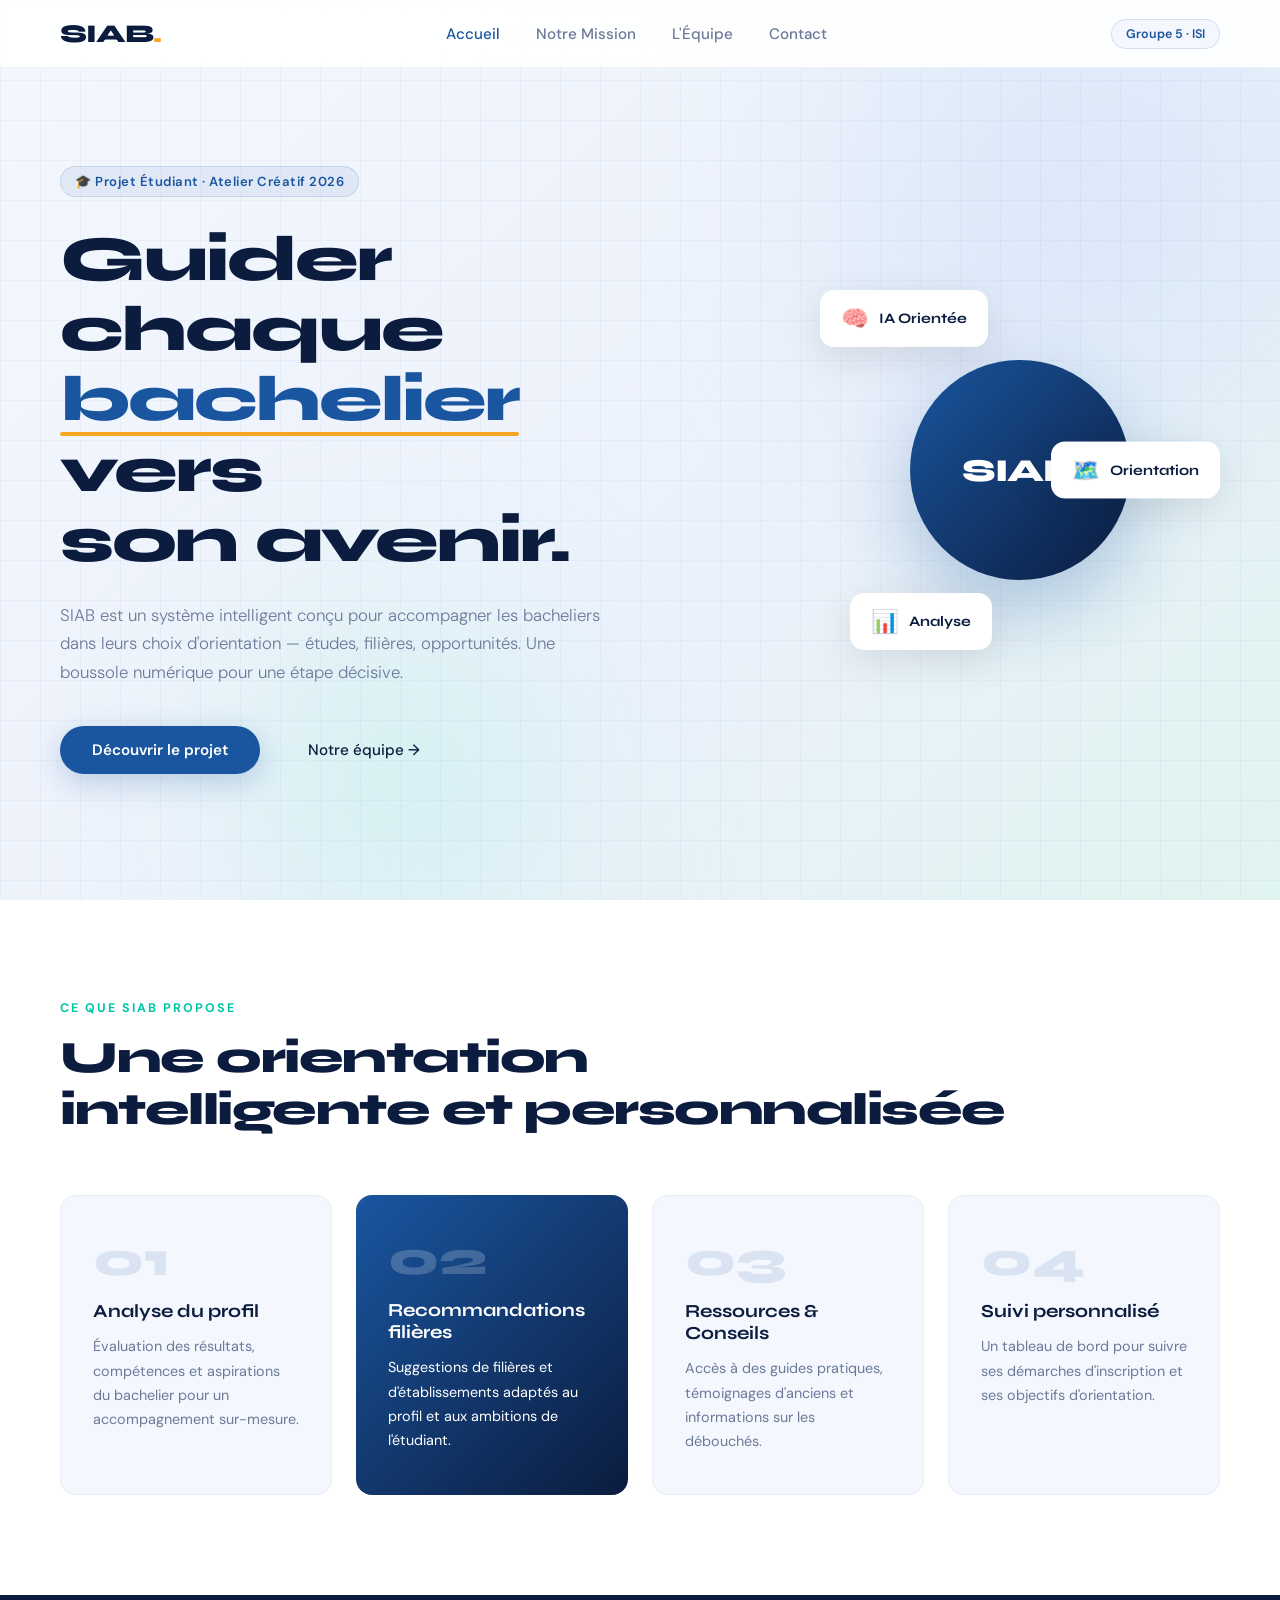
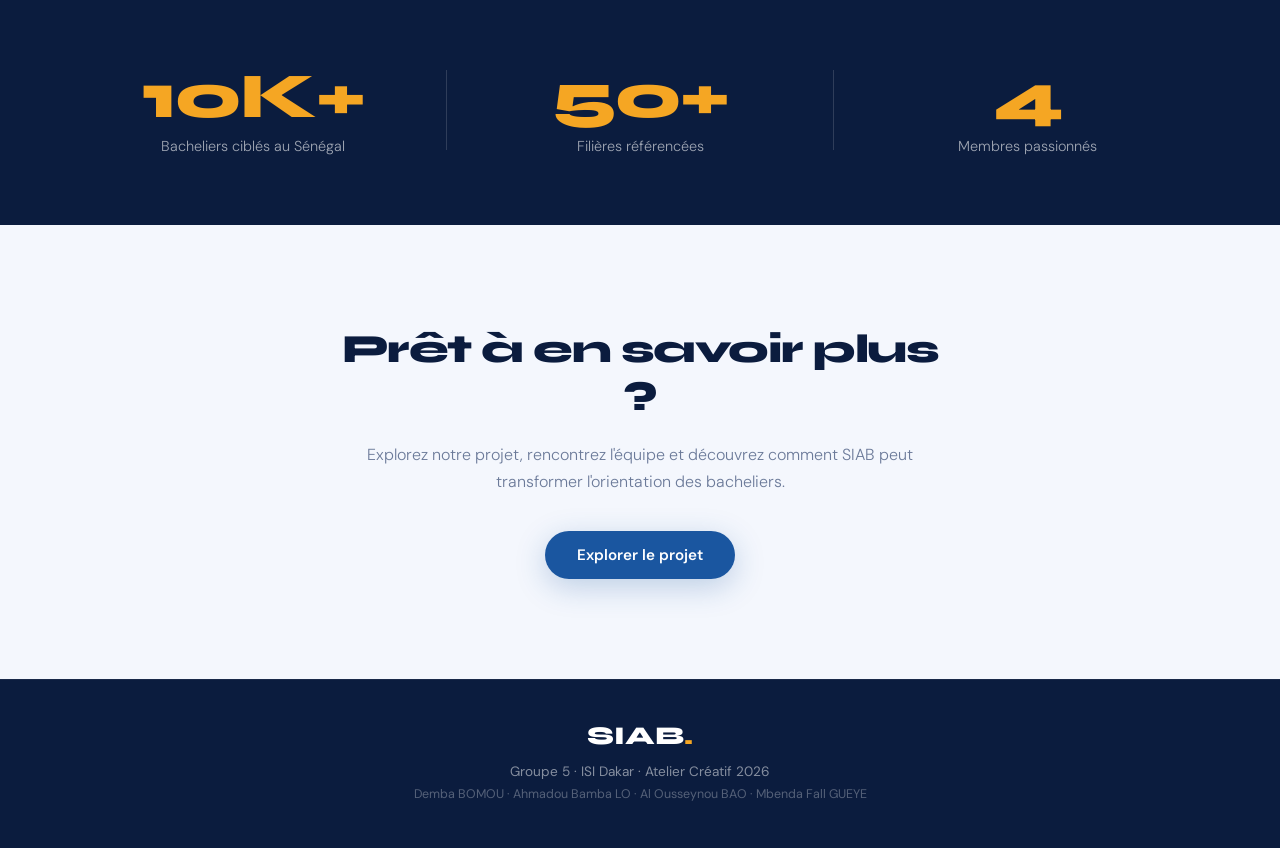
<file: index.html>
<!DOCTYPE html>
<html lang="fr">
<head>
  <meta charset="UTF-8" />
  <meta name="viewport" content="width=device-width, initial-scale=1.0" />
  <title>SIAB — Système Intelligent pour Accompagner les Bacheliers</title>
  <link href="https://fonts.googleapis.com/css2?family=Syne:wght@400;600;700;800&family=DM+Sans:ital,wght@0,300;0,400;0,500;1,300&display=swap" rel="stylesheet" />
  <link rel="stylesheet" href="style.css" />
</head>
<body>

  <!-- NAV -->
  <nav class="nav">
    <div class="nav-logo">SIAB<span class="dot">.</span></div>
    <ul class="nav-links">
      <li><a href="index.html" class="active">Accueil</a></li>
      <li><a href="mission.html">Notre Mission</a></li>
      <li><a href="equipe.html">L'Équipe</a></li>
      <li><a href="contact.html">Contact</a></li>
    </ul>
    <div class="nav-badge">Groupe 5 · ISI</div>
  </nav>

  <!-- HERO -->
  <section class="hero">
    <div class="hero-bg">
      <div class="blob blob-1"></div>
      <div class="blob blob-2"></div>
      <div class="grid-overlay"></div>
    </div>
    <div class="hero-content">
      <span class="hero-tag">🎓 Projet Étudiant · Atelier Créatif 2026</span>
      <h1 class="hero-title">
        Guider chaque<br/>
        <em>bachelier</em> vers<br/>
        son avenir.
      </h1>
      <p class="hero-desc">
        SIAB est un système intelligent conçu pour accompagner les bacheliers dans leurs choix d'orientation — études, filières, opportunités. Une boussole numérique pour une étape décisive.
      </p>
      <div class="hero-actions">
        <a href="mission.html" class="btn btn-primary">Découvrir le projet</a>
        <a href="equipe.html" class="btn btn-ghost">Notre équipe →</a>
      </div>
    </div>
    <div class="hero-visual">
      <div class="card-float card-1">
        <div class="card-icon">🧠</div>
        <div class="card-label">IA Orientée</div>
      </div>
      <div class="card-float card-2">
        <div class="card-icon">🗺️</div>
        <div class="card-label">Orientation</div>
      </div>
      <div class="card-float card-3">
        <div class="card-icon">📊</div>
        <div class="card-label">Analyse</div>
      </div>
      <div class="hero-circle">
        <span>SIAB</span>
      </div>
    </div>
  </section>

  <!-- FEATURES -->
  <section class="features">
    <div class="section-label">Ce que SIAB propose</div>
    <h2 class="section-title">Une orientation <br/>intelligente et personnalisée</h2>
    <div class="features-grid">
      <div class="feature-card">
        <div class="feature-num">01</div>
        <h3>Analyse du profil</h3>
        <p>Évaluation des résultats, compétences et aspirations du bachelier pour un accompagnement sur-mesure.</p>
      </div>
      <div class="feature-card feature-card--accent">
        <div class="feature-num">02</div>
        <h3>Recommandations filières</h3>
        <p>Suggestions de filières et d'établissements adaptés au profil et aux ambitions de l'étudiant.</p>
      </div>
      <div class="feature-card">
        <div class="feature-num">03</div>
        <h3>Ressources & Conseils</h3>
        <p>Accès à des guides pratiques, témoignages d'anciens et informations sur les débouchés.</p>
      </div>
      <div class="feature-card">
        <div class="feature-num">04</div>
        <h3>Suivi personnalisé</h3>
        <p>Un tableau de bord pour suivre ses démarches d'inscription et ses objectifs d'orientation.</p>
      </div>
    </div>
  </section>

  <!-- STATS -->
  <section class="stats">
    <div class="stat-item">
      <div class="stat-num">10K+</div>
      <div class="stat-label">Bacheliers ciblés au Sénégal</div>
    </div>
    <div class="stat-divider"></div>
    <div class="stat-item">
      <div class="stat-num">50+</div>
      <div class="stat-label">Filières référencées</div>
    </div>
    <div class="stat-divider"></div>
    <div class="stat-item">
      <div class="stat-num">4</div>
      <div class="stat-label">Membres passionnés</div>
    </div>
  </section>

  <!-- CTA -->
  <section class="cta">
    <div class="cta-inner">
      <h2>Prêt à en savoir plus ?</h2>
      <p>Explorez notre projet, rencontrez l'équipe et découvrez comment SIAB peut transformer l'orientation des bacheliers.</p>
      <a href="mission.html" class="btn btn-primary">Explorer le projet</a>
    </div>
  </section>

  <!-- FOOTER -->
  <footer class="footer">
    <div class="footer-logo">SIAB<span class="dot">.</span></div>
    <p>Groupe 5 · ISI Dakar · Atelier Créatif 2026</p>
    <p class="footer-members">Demba BOMOU · Ahmadou Bamba LO · Al Ousseynou BAO · Mbenda Fall GUEYE</p>
  </footer>
  <script src="main.js"></script>
</body>
</body>
</html>
</file>
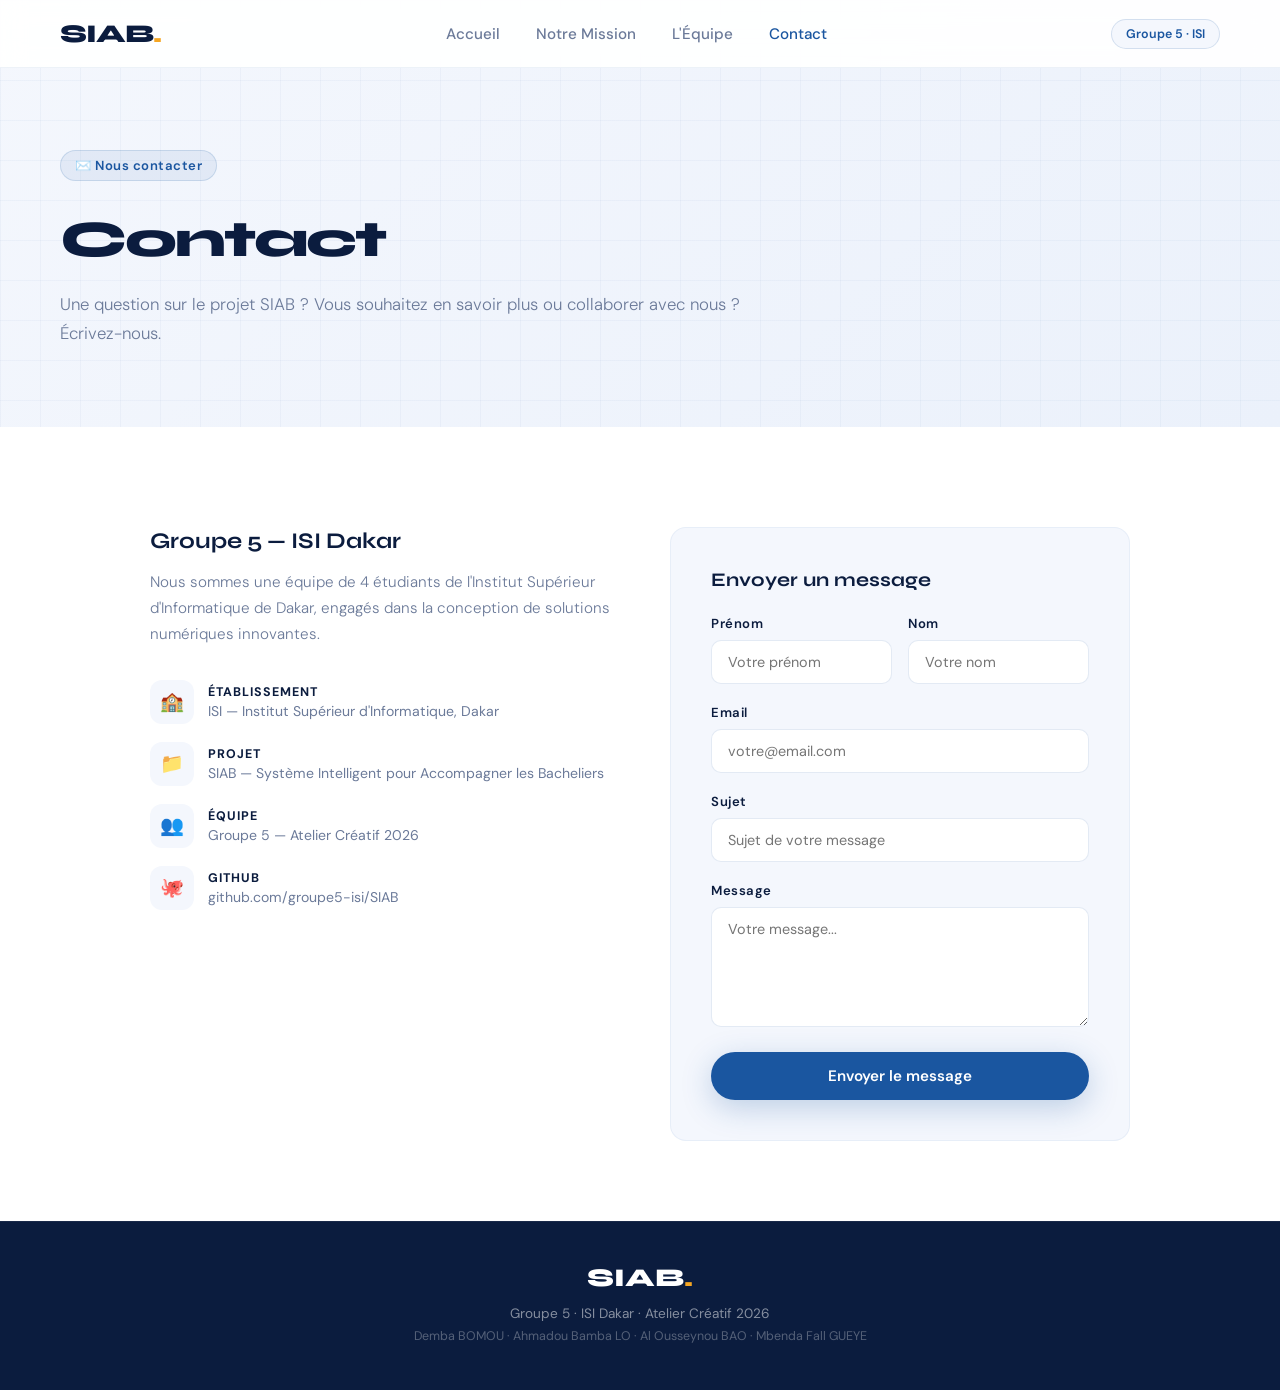
<file: contact.html>
<!DOCTYPE html>
<html lang="fr">
<head>
  <meta charset="UTF-8" />
  <meta name="viewport" content="width=device-width, initial-scale=1.0" />
  <title>Contact — SIAB</title>
  <link href="https://fonts.googleapis.com/css2?family=Syne:wght@400;600;700;800&family=DM+Sans:ital,wght@0,300;0,400;0,500;1,300&display=swap" rel="stylesheet" />
  <link rel="stylesheet" href="style.css" />
  <style>
    .contact-grid { display: grid; grid-template-columns: 1fr 1fr; gap: 60px; align-items: start; margin-top: 20px; }
    .contact-info h3 { font-family: var(--font-display); font-size: 1.4rem; font-weight: 700; color: var(--navy); margin-bottom: 16px; }
    .contact-info p { font-size: 0.95rem; color: var(--muted); line-height: 1.7; margin-bottom: 32px; font-weight: 300; }
    .contact-item { display: flex; align-items: center; gap: 14px; margin-bottom: 18px; }
    .contact-icon { width: 44px; height: 44px; background: var(--light); border-radius: 12px; display: flex; align-items: center; justify-content: center; font-size: 1.2rem; flex-shrink: 0; }
    .contact-item-text { font-size: 0.88rem; color: var(--muted); }
    .contact-item-label { font-size: 0.78rem; font-weight: 700; color: var(--navy); text-transform: uppercase; letter-spacing: 1px; margin-bottom: 2px; }

    .contact-form { background: var(--light); border-radius: var(--radius); padding: 40px; border: 1px solid rgba(26,86,160,0.06); }
    .form-group { margin-bottom: 20px; }
    .form-group label { display: block; font-size: 0.82rem; font-weight: 600; color: var(--navy); margin-bottom: 8px; letter-spacing: 0.5px; }
    .form-group input, .form-group textarea, .form-group select {
      width: 100%; padding: 12px 16px;
      border: 1.5px solid rgba(26,86,160,0.12);
      border-radius: 10px;
      font-family: var(--font-body);
      font-size: 0.9rem;
      color: var(--text);
      background: white;
      outline: none;
      transition: border-color 0.2s;
    }
    .form-group input:focus, .form-group textarea:focus {
      border-color: var(--blue);
      box-shadow: 0 0 0 3px rgba(26,86,160,0.08);
    }
    .form-group textarea { resize: vertical; min-height: 120px; }
    .form-row { display: grid; grid-template-columns: 1fr 1fr; gap: 16px; }
    .form-success { display: none; background: #e8f8f4; border: 1.5px solid var(--accent2); border-radius: 10px; padding: 16px; text-align: center; color: #1a7a5e; font-weight: 600; font-size: 0.9rem; margin-top: 16px; }

    @media (max-width: 900px) {
      .contact-grid { grid-template-columns: 1fr; }
      .form-row { grid-template-columns: 1fr; }
    }
  </style>
</head>
<body>

  <nav class="nav">
    <div class="nav-logo">SIAB<span class="dot">.</span></div>
    <ul class="nav-links">
      <li><a href="index.html">Accueil</a></li>
      <li><a href="mission.html">Notre Mission</a></li>
      <li><a href="equipe.html">L'Équipe</a></li>
      <li><a href="contact.html" class="active">Contact</a></li>
    </ul>
    <div class="nav-badge">Groupe 5 · ISI</div>
  </nav>

  <section class="page-hero">
    <div class="page-hero-content">
      <span class="hero-tag">✉️ Nous contacter</span>
      <h1>Contact</h1>
      <p>Une question sur le projet SIAB ? Vous souhaitez en savoir plus ou collaborer avec nous ? Écrivez-nous.</p>
    </div>
  </section>

  <div class="page-content">
    <div class="contact-grid">
      <div class="contact-info">
        <h3>Groupe 5 — ISI Dakar</h3>
        <p>Nous sommes une équipe de 4 étudiants de l'Institut Supérieur d'Informatique de Dakar, engagés dans la conception de solutions numériques innovantes.</p>

        <div class="contact-item">
          <div class="contact-icon">🏫</div>
          <div>
            <div class="contact-item-label">Établissement</div>
            <div class="contact-item-text">ISI — Institut Supérieur d'Informatique, Dakar</div>
          </div>
        </div>
        <div class="contact-item">
          <div class="contact-icon">📁</div>
          <div>
            <div class="contact-item-label">Projet</div>
            <div class="contact-item-text">SIAB — Système Intelligent pour Accompagner les Bacheliers</div>
          </div>
        </div>
        <div class="contact-item">
          <div class="contact-icon">👥</div>
          <div>
            <div class="contact-item-label">Équipe</div>
            <div class="contact-item-text">Groupe 5 — Atelier Créatif 2026</div>
          </div>
        </div>
        <div class="contact-item">
          <div class="contact-icon">🐙</div>
          <div>
            <div class="contact-item-label">GitHub</div>
            <div class="contact-item-text">github.com/groupe5-isi/SIAB</div>
          </div>
        </div>
      </div>

      <div class="contact-form">
        <h3 style="font-family:var(--font-display);font-size:1.2rem;font-weight:700;color:var(--navy);margin-bottom:24px;">Envoyer un message</h3>
        <div class="form-row">
          <div class="form-group">
            <label>Prénom</label>
            <input type="text" placeholder="Votre prénom" />
          </div>
          <div class="form-group">
            <label>Nom</label>
            <input type="text" placeholder="Votre nom" />
          </div>
        </div>
        <div class="form-group">
          <label>Email</label>
          <input type="email" placeholder="votre@email.com" />
        </div>
        <div class="form-group">
          <label>Sujet</label>
          <input type="text" placeholder="Sujet de votre message" />
        </div>
        <div class="form-group">
          <label>Message</label>
          <textarea placeholder="Votre message..."></textarea>
        </div>
        <button class="btn btn-primary" style="width:100%" onclick="document.querySelector('.form-success').style.display='block'">Envoyer le message</button>
        <div class="form-success">✓ Message envoyé ! Nous vous répondrons prochainement.</div>
      </div>
    </div>
  </div>

  <footer class="footer">
    <div class="footer-logo">SIAB<span class="dot">.</span></div>
    <p>Groupe 5 · ISI Dakar · Atelier Créatif 2026</p>
    <p class="footer-members">Demba BOMOU · Ahmadou Bamba LO · Al Ousseynou BAO · Mbenda Fall GUEYE</p>
  </footer>
  <script src="main.js"></script>
</body>
</html>
</file>
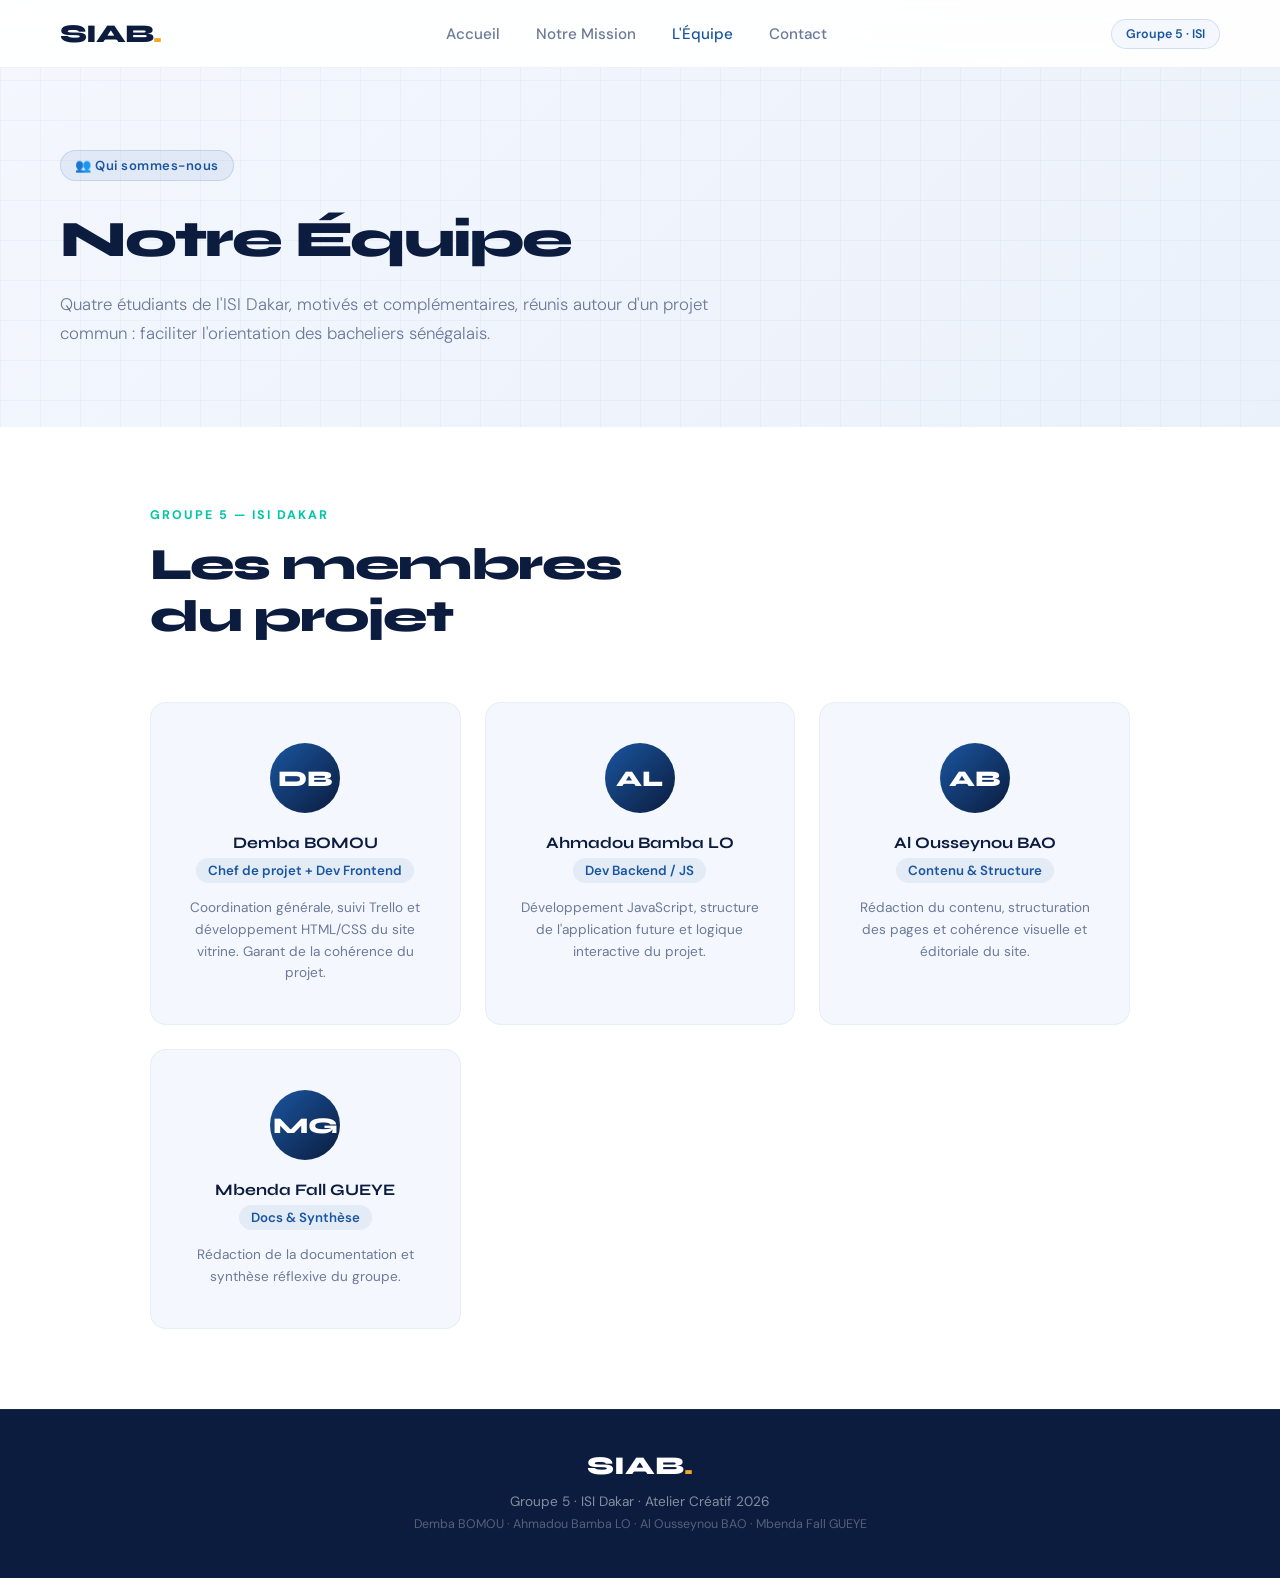
<file: equipe.html>
<!DOCTYPE html>
<html lang="fr">
<head>
  <meta charset="UTF-8" />
  <meta name="viewport" content="width=device-width, initial-scale=1.0" />
  <title>L'Équipe — SIAB</title>
  <link href="https://fonts.googleapis.com/css2?family=Syne:wght@400;600;700;800&family=DM+Sans:ital,wght@0,300;0,400;0,500;1,300&display=swap" rel="stylesheet" />
  <link rel="stylesheet" href="style.css" />
</head>
<body>

  <nav class="nav">
    <div class="nav-logo">SIAB<span class="dot">.</span></div>
    <ul class="nav-links">
      <li><a href="index.html">Accueil</a></li>
      <li><a href="mission.html">Notre Mission</a></li>
      <li><a href="equipe.html" class="active">L'Équipe</a></li>
      <li><a href="contact.html">Contact</a></li>
    </ul>
    <div class="nav-badge">Groupe 5 · ISI</div>
  </nav>

  <section class="page-hero">
    <div class="page-hero-content">
      <span class="hero-tag">👥 Qui sommes-nous</span>
      <h1>Notre Équipe</h1>
      <p>Quatre étudiants de l'ISI Dakar, motivés et complémentaires, réunis autour d'un projet commun : faciliter l'orientation des bacheliers sénégalais.</p>
    </div>
  </section>

  <div class="page-content">
    <div class="section-label">Groupe 5 — ISI Dakar</div>
    <h2 class="section-title">Les membres<br/>du projet</h2>

    <div class="team-grid">
      <div class="team-card">
        <div class="team-avatar">DB</div>
        <h3>Demba BOMOU</h3>
        <span class="team-role">Chef de projet + Dev Frontend</span>
        <p style="margin-top:14px;font-size:0.85rem;color:var(--muted);line-height:1.6;">
          Coordination générale, suivi Trello et développement HTML/CSS du site vitrine. Garant de la cohérence du projet.
        </p>
      </div>
      <div class="team-card">
        <div class="team-avatar">AL</div>
        <h3>Ahmadou Bamba LO</h3>
        <span class="team-role">Dev Backend / JS</span>
        <p style="margin-top:14px;font-size:0.85rem;color:var(--muted);line-height:1.6;">
          Développement JavaScript, structure de l'application future et logique interactive du projet.
        </p>
      </div>
      <div class="team-card">
        <div class="team-avatar">AB</div>
        <h3>Al Ousseynou BAO</h3>
        <span class="team-role">Contenu & Structure</span>
        <p style="margin-top:14px;font-size:0.85rem;color:var(--muted);line-height:1.6;">
          Rédaction du contenu, structuration des pages et cohérence visuelle et éditoriale du site.
        </p>
      </div>
      <div class="team-card">
        <div class="team-avatar">MG</div>
        <h3>Mbenda Fall GUEYE</h3>
        <span class="team-role">Docs & Synthèse</span>
        <p style="margin-top:14px;font-size:0.85rem;color:var(--muted);line-height:1.6;">
          Rédaction de la documentation et synthèse réflexive du groupe.
        </p>
      </div>
    </div>
  </div>

  <footer class="footer">
    <div class="footer-logo">SIAB<span class="dot">.</span></div>
    <p>Groupe 5 · ISI Dakar · Atelier Créatif 2026</p>
    <p class="footer-members">Demba BOMOU · Ahmadou Bamba LO · Al Ousseynou BAO · Mbenda Fall GUEYE</p>
  </footer>
  <script src="main.js"></script>
</body>
</html>
</file>
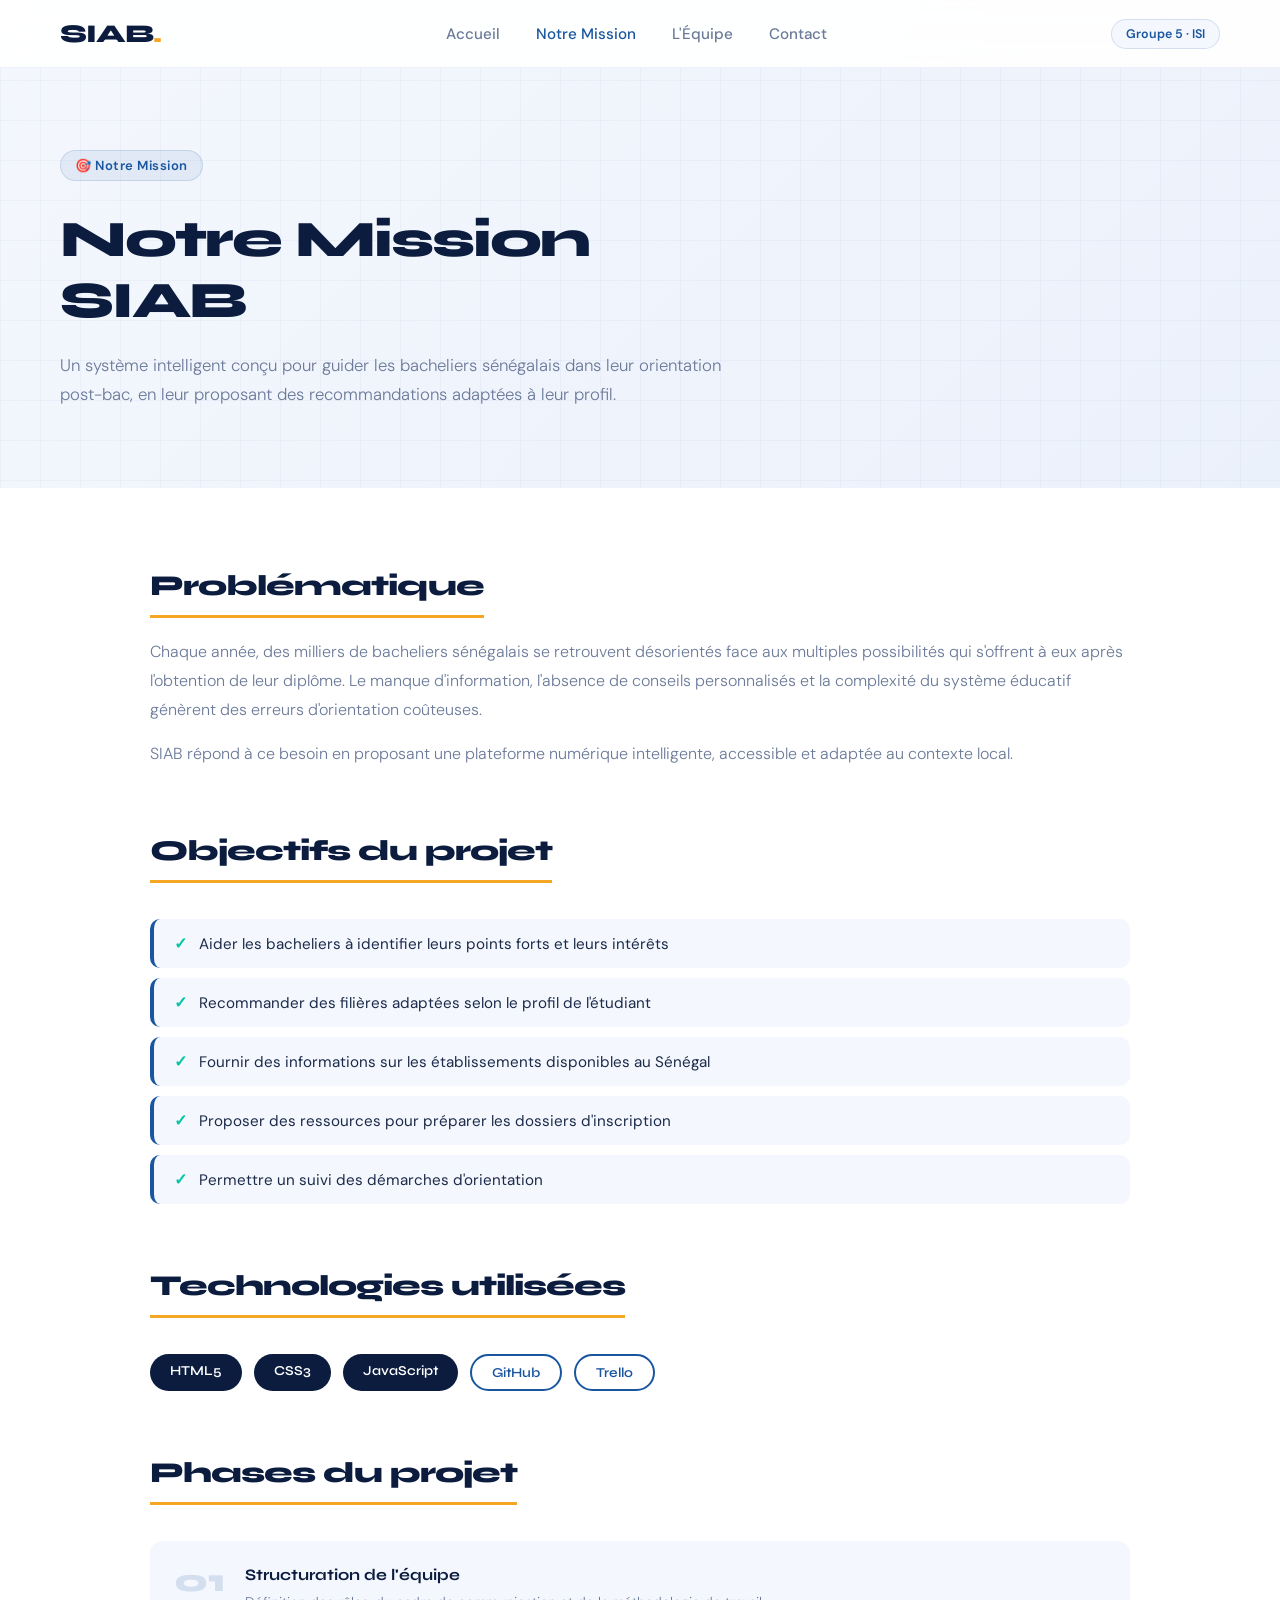
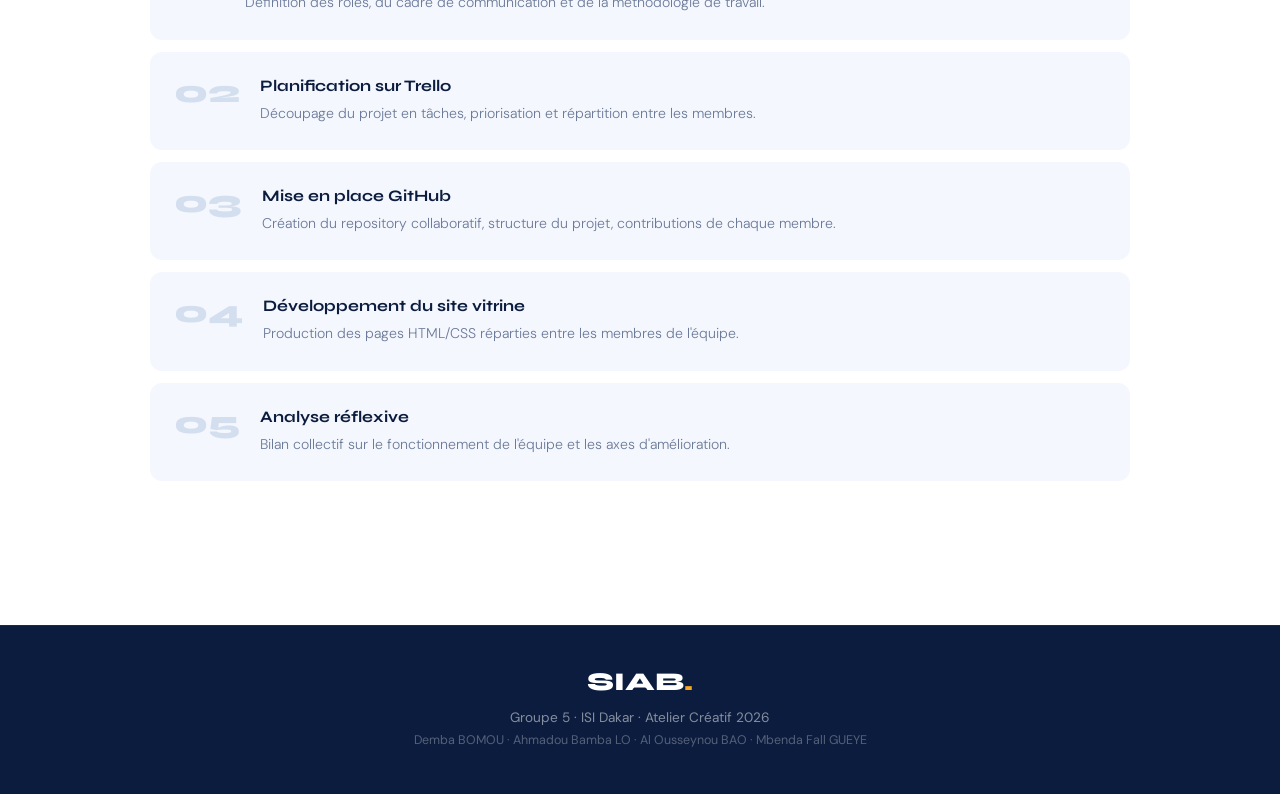
<file: mission.html>
<!DOCTYPE html>
<html lang="fr">
<head>
  <meta charset="UTF-8" />
  <meta name="viewport" content="width=device-width, initial-scale=1.0" />
  <title>Notre Mission — SIAB</title>
  <link href="https://fonts.googleapis.com/css2?family=Syne:wght@400;600;700;800&family=DM+Sans:ital,wght@0,300;0,400;0,500;1,300&display=swap" rel="stylesheet" />
  <link rel="stylesheet" href="style.css" />
  <style>
    .project-section { margin-bottom: 64px; }
    .project-section h2 {
      font-family: var(--font-display);
      font-size: 1.8rem; font-weight: 800;
      color: var(--navy); letter-spacing: -1px;
      margin-bottom: 20px;
      padding-bottom: 12px;
      border-bottom: 3px solid var(--accent);
      display: inline-block;
    }
    .project-section p {
      font-size: 1rem; line-height: 1.8;
      color: var(--muted); font-weight: 300;
      margin-bottom: 16px;
    }
    .objectifs-list { list-style: none; margin-top: 16px; }
    .objectifs-list li {
      padding: 14px 20px;
      background: var(--light);
      border-radius: 10px;
      margin-bottom: 10px;
      font-size: 0.95rem;
      color: var(--text);
      display: flex;
      align-items: center;
      gap: 12px;
      border-left: 4px solid var(--blue);
    }
    .objectifs-list li::before { content: "✓"; color: var(--accent2); font-weight: 800; font-size: 1rem; }
    .tech-badges { display: flex; flex-wrap: wrap; gap: 12px; margin-top: 16px; }
    .badge {
      background: var(--navy); color: white;
      padding: 8px 20px; border-radius: 100px;
      font-size: 0.85rem; font-weight: 600;
      font-family: var(--font-display);
    }
    .badge.outline {
      background: transparent; color: var(--blue);
      border: 2px solid var(--blue);
    }
    .phases { margin-top: 16px; }
    .phase {
      display: flex; gap: 20px; align-items: flex-start;
      padding: 24px; background: var(--light);
      border-radius: 12px; margin-bottom: 12px;
    }
    .phase-num {
      font-family: var(--font-display);
      font-size: 2rem; font-weight: 800;
      color: rgba(26,86,160,0.15);
      min-width: 50px; line-height: 1;
    }
    .phase h4 { font-family: var(--font-display); font-size: 1rem; font-weight: 700; color: var(--navy); margin-bottom: 6px; }
    .phase p { font-size: 0.88rem; color: var(--muted); margin: 0; }
  </style>
</head>
<body>

  <nav class="nav">
    <div class="nav-logo">SIAB<span class="dot">.</span></div>
    <ul class="nav-links">
      <li><a href="index.html">Accueil</a></li>
      <li><a href="mission.html" class="active">Notre Mission</a></li>
      <li><a href="equipe.html">L'Équipe</a></li>
      <li><a href="contact.html">Contact</a></li>
    </ul>
    <div class="nav-badge">Groupe 5 · ISI</div>
  </nav>

  <section class="page-hero">
    <div class="page-hero-content">
      <span class="hero-tag">🎯 Notre Mission</span>
      <h1>Notre Mission SIAB</h1>
      <p>Un système intelligent conçu pour guider les bacheliers sénégalais dans leur orientation post-bac, en leur proposant des recommandations adaptées à leur profil.</p>
    </div>
  </section>

  <div class="page-content">

    <div class="project-section">
      <h2>Problématique</h2>
      <p>Chaque année, des milliers de bacheliers sénégalais se retrouvent désorientés face aux multiples possibilités qui s'offrent à eux après l'obtention de leur diplôme. Le manque d'information, l'absence de conseils personnalisés et la complexité du système éducatif génèrent des erreurs d'orientation coûteuses.</p>
      <p>SIAB répond à ce besoin en proposant une plateforme numérique intelligente, accessible et adaptée au contexte local.</p>
    </div>

    <div class="project-section">
      <h2>Objectifs du projet</h2>
      <ul class="objectifs-list">
        <li>Aider les bacheliers à identifier leurs points forts et leurs intérêts</li>
        <li>Recommander des filières adaptées selon le profil de l'étudiant</li>
        <li>Fournir des informations sur les établissements disponibles au Sénégal</li>
        <li>Proposer des ressources pour préparer les dossiers d'inscription</li>
        <li>Permettre un suivi des démarches d'orientation</li>
      </ul>
    </div>

    <div class="project-section">
      <h2>Technologies utilisées</h2>
      <div class="tech-badges">
        <span class="badge">HTML5</span>
        <span class="badge">CSS3</span>
        <span class="badge">JavaScript</span>
        <span class="badge outline">GitHub</span>
        <span class="badge outline">Trello</span>
      </div>
    </div>

    <div class="project-section">
      <h2>Phases du projet</h2>
      <div class="phases">
        <div class="phase">
          <div class="phase-num">01</div>
          <div>
            <h4>Structuration de l'équipe</h4>
            <p>Définition des rôles, du cadre de communication et de la méthodologie de travail.</p>
          </div>
        </div>
        <div class="phase">
          <div class="phase-num">02</div>
          <div>
            <h4>Planification sur Trello</h4>
            <p>Découpage du projet en tâches, priorisation et répartition entre les membres.</p>
          </div>
        </div>
        <div class="phase">
          <div class="phase-num">03</div>
          <div>
            <h4>Mise en place GitHub</h4>
            <p>Création du repository collaboratif, structure du projet, contributions de chaque membre.</p>
          </div>
        </div>
        <div class="phase">
          <div class="phase-num">04</div>
          <div>
            <h4>Développement du site vitrine</h4>
            <p>Production des pages HTML/CSS réparties entre les membres de l'équipe.</p>
          </div>
        </div>
        <div class="phase">
          <div class="phase-num">05</div>
          <div>
            <h4>Analyse réflexive</h4>
            <p>Bilan collectif sur le fonctionnement de l'équipe et les axes d'amélioration.</p>
          </div>
        </div>
      </div>
    </div>

  </div>

  <footer class="footer">
    <div class="footer-logo">SIAB<span class="dot">.</span></div>
    <p>Groupe 5 · ISI Dakar · Atelier Créatif 2026</p>
    <p class="footer-members">Demba BOMOU · Ahmadou Bamba LO · Al Ousseynou BAO · Mbenda Fall GUEYE</p>
  </footer>
  <script src="main.js"></script>
</body>
</html>
</file>
<file: style.css>
/* =============================================
   SIAB — Système Intelligent pour Bacheliers
   CSS Principal — Groupe 5 ISI Dakar 2026
   ============================================= */

:root {
  --navy: #0B1C3E;
  --blue: #1A56A0;
  --accent: #F5A623;
  --accent2: #00C6A7;
  --light: #F4F7FD;
  --white: #FFFFFF;
  --text: #1C2B4A;
  --muted: #6B7A99;
  --radius: 16px;
  --font-display: 'Syne', sans-serif;
  --font-body: 'DM Sans', sans-serif;
}

*, *::before, *::after { box-sizing: border-box; margin: 0; padding: 0; }

html { scroll-behavior: smooth; }

body {
  font-family: var(--font-body);
  background: var(--white);
  color: var(--text);
  overflow-x: hidden;
}

/* ---- NAV ---- */
.nav {
  position: fixed;
  top: 0; left: 0; right: 0;
  z-index: 100;
  display: flex;
  align-items: center;
  justify-content: space-between;
  padding: 18px 60px;
  background: rgba(255,255,255,0.92);
  backdrop-filter: blur(12px);
  border-bottom: 1px solid rgba(26,86,160,0.08);
}
.nav-logo {
  font-family: var(--font-display);
  font-weight: 800;
  font-size: 1.6rem;
  color: var(--navy);
  letter-spacing: -1px;
}
.dot { color: var(--accent); }

.nav-links {
  display: flex;
  gap: 36px;
  list-style: none;
}
.nav-links a {
  text-decoration: none;
  font-size: 0.95rem;
  font-weight: 500;
  color: var(--muted);
  transition: color 0.2s;
}
.nav-links a:hover, .nav-links a.active { color: var(--blue); }

.nav-badge {
  font-size: 0.78rem;
  font-weight: 600;
  background: var(--light);
  color: var(--blue);
  padding: 6px 14px;
  border-radius: 100px;
  border: 1px solid rgba(26,86,160,0.15);
}

/* ---- HERO ---- */
.hero {
  min-height: 100vh;
  display: flex;
  align-items: center;
  justify-content: space-between;
  padding: 120px 60px 80px;
  position: relative;
  overflow: hidden;
  gap: 60px;
}

.hero-bg {
  position: absolute;
  inset: 0;
  z-index: 0;
  background: linear-gradient(135deg, #F4F7FD 0%, #EBF1FB 60%, #E0F4F0 100%);
}

.blob {
  position: absolute;
  border-radius: 50%;
  filter: blur(80px);
  opacity: 0.5;
}
.blob-1 {
  width: 600px; height: 600px;
  background: radial-gradient(circle, #c8dcf7, transparent);
  top: -100px; right: -100px;
  animation: float1 8s ease-in-out infinite;
}
.blob-2 {
  width: 400px; height: 400px;
  background: radial-gradient(circle, #b3f0e4, transparent);
  bottom: -80px; left: 200px;
  animation: float2 10s ease-in-out infinite;
}
.grid-overlay {
  position: absolute;
  inset: 0;
  background-image: linear-gradient(rgba(26,86,160,0.04) 1px, transparent 1px),
    linear-gradient(90deg, rgba(26,86,160,0.04) 1px, transparent 1px);
  background-size: 40px 40px;
}

@keyframes float1 { 0%,100%{transform:translateY(0)} 50%{transform:translateY(-30px)} }
@keyframes float2 { 0%,100%{transform:translateY(0)} 50%{transform:translateY(20px)} }

.hero-content {
  position: relative;
  z-index: 1;
  max-width: 560px;
}
.hero-tag {
  display: inline-block;
  font-size: 0.82rem;
  font-weight: 600;
  letter-spacing: 0.5px;
  color: var(--blue);
  background: rgba(26,86,160,0.08);
  border: 1px solid rgba(26,86,160,0.15);
  padding: 6px 14px;
  border-radius: 100px;
  margin-bottom: 28px;
}
.hero-title {
  font-family: var(--font-display);
  font-size: clamp(2.8rem, 5vw, 4.2rem);
  font-weight: 800;
  line-height: 1.1;
  color: var(--navy);
  margin-bottom: 24px;
  letter-spacing: -2px;
}
.hero-title em {
  font-style: normal;
  color: var(--blue);
  position: relative;
}
.hero-title em::after {
  content: '';
  position: absolute;
  left: 0; right: 0; bottom: 2px;
  height: 4px;
  background: var(--accent);
  border-radius: 2px;
}
.hero-desc {
  font-size: 1.05rem;
  line-height: 1.7;
  color: var(--muted);
  margin-bottom: 40px;
  font-weight: 300;
}
.hero-actions {
  display: flex;
  gap: 16px;
  align-items: center;
  flex-wrap: wrap;
}

/* Buttons */
.btn {
  display: inline-flex;
  align-items: center;
  justify-content: center;
  padding: 14px 32px;
  border-radius: 100px;
  font-family: var(--font-body);
  font-weight: 600;
  font-size: 0.95rem;
  text-decoration: none;
  transition: all 0.25s;
  cursor: pointer;
  border: none;
}
.btn-primary {
  background: var(--blue);
  color: var(--white);
  box-shadow: 0 8px 30px rgba(26,86,160,0.25);
}
.btn-primary:hover {
  background: var(--navy);
  transform: translateY(-2px);
  box-shadow: 0 12px 40px rgba(26,86,160,0.35);
}
.btn-ghost {
  background: transparent;
  color: var(--navy);
  font-weight: 500;
}
.btn-ghost:hover { color: var(--blue); }

/* Hero visual */
.hero-visual {
  position: relative;
  z-index: 1;
  width: 400px;
  height: 400px;
  flex-shrink: 0;
  display: flex;
  align-items: center;
  justify-content: center;
}
.hero-circle {
  width: 220px; height: 220px;
  background: linear-gradient(135deg, var(--blue), var(--navy));
  border-radius: 50%;
  display: flex;
  align-items: center;
  justify-content: center;
  box-shadow: 0 30px 80px rgba(26,86,160,0.3);
}
.hero-circle span {
  font-family: var(--font-display);
  font-size: 2rem;
  font-weight: 800;
  color: white;
  letter-spacing: -1px;
}
.card-float {
  position: absolute;
  background: white;
  border-radius: 14px;
  padding: 14px 20px;
  box-shadow: 0 10px 40px rgba(0,0,0,0.1);
  display: flex;
  align-items: center;
  gap: 10px;
  font-family: var(--font-display);
  font-weight: 700;
  font-size: 0.9rem;
  color: var(--navy);
  border: 1px solid rgba(255,255,255,0.8);
}
.card-icon { font-size: 1.4rem; }
.card-1 { top: 20px; left: 0; animation: floatCard 6s ease-in-out infinite; }
.card-2 { top: 50%; right: 0; transform: translateY(-50%); animation: floatCard 7s ease-in-out infinite reverse; }
.card-3 { bottom: 20px; left: 30px; animation: floatCard 5s ease-in-out infinite; }
@keyframes floatCard { 0%,100%{transform:translateY(0)} 50%{transform:translateY(-10px)} }
.card-2 { animation: floatCard2 7s ease-in-out infinite; }
@keyframes floatCard2 { 0%,100%{transform:translateY(-50%)} 50%{transform:translateY(calc(-50% - 10px))} }

/* ---- FEATURES ---- */
.features {
  padding: 100px 60px;
  background: var(--white);
}
.section-label {
  font-size: 0.78rem;
  font-weight: 700;
  letter-spacing: 2px;
  text-transform: uppercase;
  color: var(--accent2);
  margin-bottom: 16px;
}
.section-title {
  font-family: var(--font-display);
  font-size: clamp(2rem, 3.5vw, 3rem);
  font-weight: 800;
  color: var(--navy);
  line-height: 1.15;
  letter-spacing: -1.5px;
  margin-bottom: 60px;
}
.features-grid {
  display: grid;
  grid-template-columns: repeat(auto-fit, minmax(260px, 1fr));
  gap: 24px;
}
.feature-card {
  background: var(--light);
  border-radius: var(--radius);
  padding: 40px 32px;
  border: 1px solid rgba(26,86,160,0.06);
  transition: transform 0.3s, box-shadow 0.3s;
}
.feature-card:hover {
  transform: translateY(-6px);
  box-shadow: 0 20px 60px rgba(26,86,160,0.1);
}
.feature-card--accent {
  background: linear-gradient(135deg, var(--blue), var(--navy));
  border: none;
}
.feature-card--accent h3,
.feature-card--accent p,
.feature-card--accent .feature-num { color: white !important; }

.feature-num {
  font-family: var(--font-display);
  font-size: 3rem;
  font-weight: 800;
  color: rgba(26,86,160,0.12);
  line-height: 1;
  margin-bottom: 16px;
}
.feature-card--accent .feature-num { color: rgba(255,255,255,0.2) !important; }
.feature-card h3 {
  font-family: var(--font-display);
  font-size: 1.15rem;
  font-weight: 700;
  color: var(--navy);
  margin-bottom: 12px;
}
.feature-card p {
  font-size: 0.9rem;
  line-height: 1.7;
  color: var(--muted);
}

/* ---- STATS ---- */
.stats {
  background: var(--navy);
  padding: 70px 60px;
  display: flex;
  align-items: center;
  justify-content: center;
  gap: 0;
}
.stat-item {
  flex: 1;
  text-align: center;
  padding: 0 40px;
}
.stat-num {
  font-family: var(--font-display);
  font-size: clamp(2.5rem, 5vw, 4rem);
  font-weight: 800;
  color: var(--accent);
  letter-spacing: -2px;
  line-height: 1;
}
.stat-label {
  font-size: 0.9rem;
  color: rgba(255,255,255,0.6);
  margin-top: 8px;
  font-weight: 300;
}
.stat-divider {
  width: 1px;
  height: 80px;
  background: rgba(255,255,255,0.15);
  flex-shrink: 0;
}

/* ---- CTA ---- */
.cta {
  padding: 100px 60px;
  background: var(--light);
  display: flex;
  align-items: center;
  justify-content: center;
}
.cta-inner {
  text-align: center;
  max-width: 600px;
}
.cta-inner h2 {
  font-family: var(--font-display);
  font-size: 2.5rem;
  font-weight: 800;
  color: var(--navy);
  letter-spacing: -1.5px;
  margin-bottom: 20px;
}
.cta-inner p {
  color: var(--muted);
  font-size: 1rem;
  line-height: 1.7;
  margin-bottom: 36px;
  font-weight: 300;
}

/* ---- FOOTER ---- */
.footer {
  background: var(--navy);
  color: rgba(255,255,255,0.5);
  text-align: center;
  padding: 40px 60px;
  font-size: 0.85rem;
  border-top: 1px solid rgba(255,255,255,0.06);
}
.footer-logo {
  font-family: var(--font-display);
  font-size: 1.6rem;
  font-weight: 800;
  color: white;
  margin-bottom: 12px;
}
.footer p { margin-bottom: 6px; }
.footer-members { font-size: 0.78rem; opacity: 0.6; }

/* ---- PAGE INTERNES ---- */
.page-hero {
  padding: 150px 60px 80px;
  background: linear-gradient(135deg, #F4F7FD 0%, #EBF1FB 100%);
  position: relative;
  overflow: hidden;
}
.page-hero::before {
  content: '';
  position: absolute;
  inset: 0;
  background-image: linear-gradient(rgba(26,86,160,0.04) 1px, transparent 1px),
    linear-gradient(90deg, rgba(26,86,160,0.04) 1px, transparent 1px);
  background-size: 40px 40px;
}
.page-hero-content { position: relative; z-index: 1; max-width: 700px; }
.page-hero h1 {
  font-family: var(--font-display);
  font-size: clamp(2.5rem, 4vw, 3.5rem);
  font-weight: 800;
  color: var(--navy);
  letter-spacing: -2px;
  margin-bottom: 20px;
}
.page-hero p {
  font-size: 1.05rem;
  color: var(--muted);
  line-height: 1.7;
  font-weight: 300;
}

.page-content {
  padding: 80px 60px;
  max-width: 1100px;
  margin: 0 auto;
}

.team-grid {
  display: grid;
  grid-template-columns: repeat(auto-fit, minmax(240px, 1fr));
  gap: 24px;
  margin-top: 48px;
}
.team-card {
  background: var(--light);
  border-radius: var(--radius);
  padding: 40px 28px;
  text-align: center;
  border: 1px solid rgba(26,86,160,0.06);
  transition: transform 0.3s, box-shadow 0.3s;
}
.team-card:hover {
  transform: translateY(-6px);
  box-shadow: 0 20px 60px rgba(26,86,160,0.1);
}
.team-avatar {
  width: 70px; height: 70px;
  background: linear-gradient(135deg, var(--blue), var(--navy));
  border-radius: 50%;
  margin: 0 auto 20px;
  display: flex;
  align-items: center;
  justify-content: center;
  font-family: var(--font-display);
  font-size: 1.4rem;
  font-weight: 800;
  color: white;
}
.team-card h3 {
  font-family: var(--font-display);
  font-size: 1rem;
  font-weight: 700;
  color: var(--navy);
  margin-bottom: 6px;
}
.team-role {
  font-size: 0.83rem;
  color: var(--blue);
  font-weight: 600;
  background: rgba(26,86,160,0.08);
  padding: 4px 12px;
  border-radius: 100px;
  display: inline-block;
}

/* Responsive */
@media (max-width: 900px) {
  .nav { padding: 16px 24px; }
  .nav-links { display: none; }
  .hero { flex-direction: column; padding: 100px 24px 60px; text-align: center; }
  .hero-visual { display: none; }
  .hero-actions { justify-content: center; }
  .features, .stats, .cta { padding: 60px 24px; }
  .stats { flex-direction: column; gap: 40px; }
  .stat-divider { width: 80px; height: 1px; }
  .page-hero, .page-content { padding-left: 24px; padding-right: 24px; }
}
</file>
